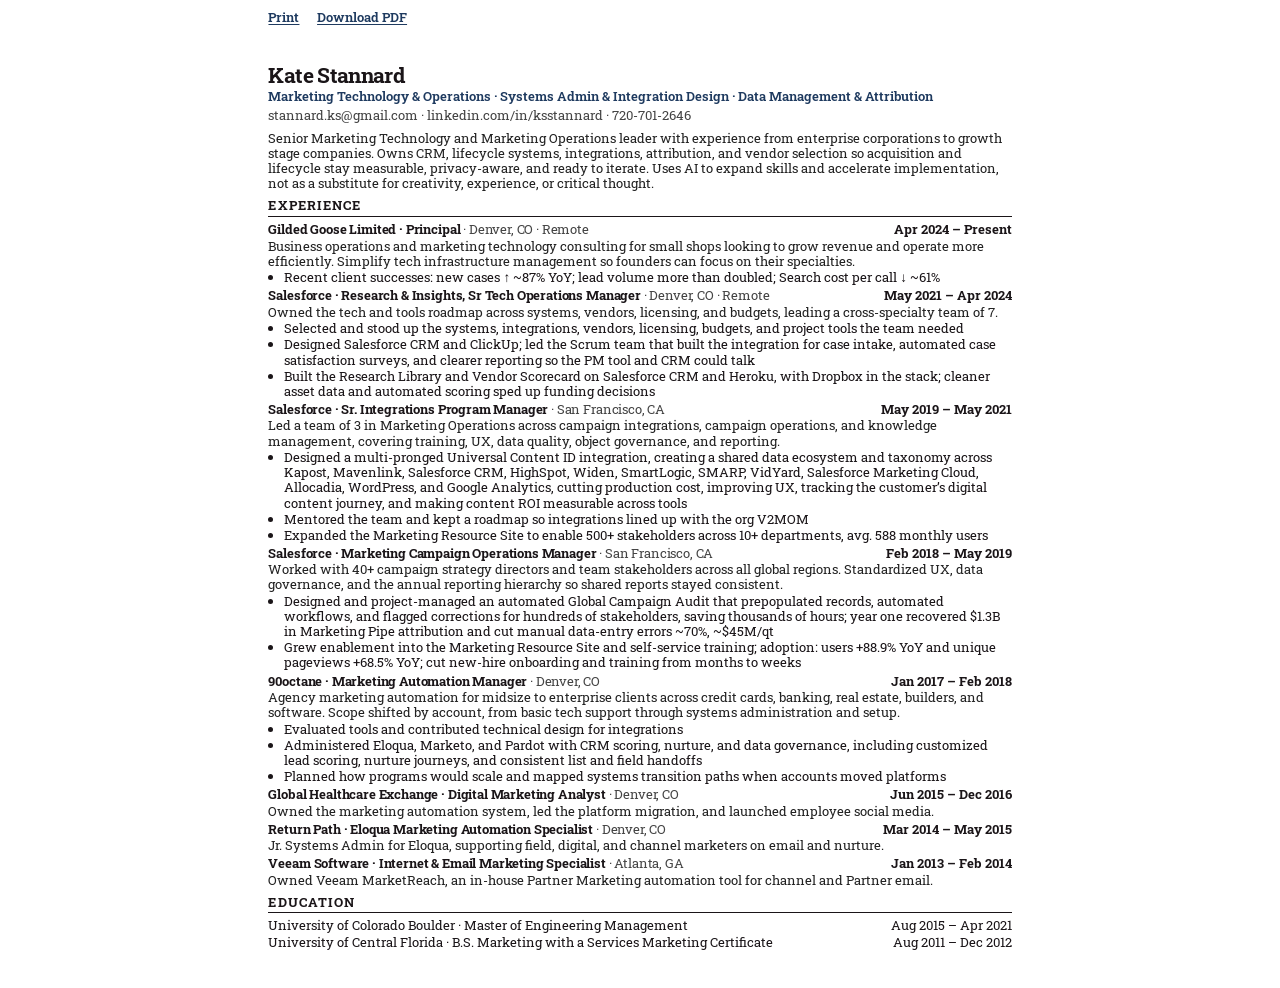
<file: resume-1-page.html>
<!DOCTYPE html>
<html lang="en">
<head>
  <meta charset="utf-8" />
  <meta name="viewport" content="width=device-width, initial-scale=1" />
  <title>Kate Stannard · 1 Page Resume</title>
  <link rel="preconnect" href="https://fonts.googleapis.com" />
  <link rel="preconnect" href="https://fonts.gstatic.com" crossorigin />
  <link href="https://fonts.googleapis.com/css2?family=Roboto+Slab:wght@400;600;700&display=swap" rel="stylesheet" />
  <style>
    @page { margin: 0.38in; size: letter; }
    * { box-sizing: border-box; }
    body {
      margin: 0;
      font: 10pt/1.14 Rockwell, "Rockwell Nova", "Roboto Slab", Georgia, serif;
      color: #1a1518;
      background: #fff;
    }
    .page {
      width: 100%;
      max-width: 8.5in;
      margin: 0 auto;
      padding: 0.38in;
      box-sizing: border-box;
    }
    h1 {
      font-size: 16pt;
      letter-spacing: -0.03em;
      margin: 0 0 0.15rem;
      line-height: 1.05;
    }
    .contact { font-size: 10pt; color: #444; margin-bottom: 0.45rem; }
    .contact a { color: #444; text-decoration: none; }
    .summary {
      font-size: 10pt;
      margin: 0 0 0.45rem;
      color: #222;
      text-wrap: pretty;
    }
    h2 {
      font-size: 10pt;
      text-transform: uppercase;
      letter-spacing: 0.08em;
      border-bottom: 1.25px solid #1a1518;
      margin: 0.45rem 0 0.28rem;
      padding-bottom: 0.12rem;
    }
    h2:first-of-type { margin-top: 0.2rem; }
    .job { margin-bottom: 0.12rem; }
    .job-head {
      display: grid;
      grid-template-columns: minmax(0, 1fr) max-content;
      column-gap: 0.3rem;
      align-items: baseline;
      font-weight: 700;
      font-size: 10pt;
      line-height: 1.2;
    }
    .job-title {
      min-width: 0;
      white-space: nowrap;
      overflow: visible;
      letter-spacing: -0.012em;
    }
    .job-dates {
      white-space: nowrap;
      flex-shrink: 0;
    }
    .job-loc {
      font-weight: 400;
      color: #444;
    }
    .role-blurb {
      margin: 0.1rem 0 0;
      font-size: 10pt;
      line-height: 1.14;
      color: #222;
      text-wrap: pretty;
    }
    .job ul { margin: 0.08rem 0 0; padding-left: 1rem; }
    .job li {
      margin-bottom: 0.05rem;
      font-size: 10pt;
      line-height: 1.14;
      text-wrap: pretty;
    }
    .delta {
      font-family: Rockwell, "Rockwell Nova", "Roboto Slab", Georgia, serif;
      font-size: 10pt;
      line-height: 1;
    }
    .edu-row {
      display: flex;
      justify-content: space-between;
      gap: 0.5rem;
      margin-bottom: 0.1rem;
      font-size: 10pt;
    }
    .toolbar {
      display: flex;
      flex-wrap: wrap;
      gap: 0.75rem 1.1rem;
      align-items: center;
      max-width: 8.5in;
      margin: 0 auto;
      padding: 0.55rem 0.38in 0.1rem;
      font: 10pt/1.3 Rockwell, "Rockwell Nova", "Roboto Slab", Georgia, serif;
    }
    .toolbar button,
    .toolbar a {
      font: inherit;
      font-weight: 600;
      color: #1e3a5f;
      background: none;
      border: none;
      padding: 0;
      cursor: pointer;
      text-decoration: underline;
      text-underline-offset: 0.12em;
    }
    @media print {
      .toolbar { display: none !important; }
      .page { padding: 0; max-width: none; }
      a { color: inherit; }
    }
  </style>
</head>
<body>
  <div class="toolbar" aria-label="Resume actions">
    <button type="button" onclick="window.print()">Print</button>
    <a href="Kate-Stannard-Resume-1-page.pdf" download>Download PDF</a>
  </div>
  <div class="page">
    <h1>Kate Stannard</h1>
    <p class="summary" style="margin:0.15rem 0 0.25rem;font-weight:600;color:#1e3a5f">Marketing Technology &amp; Operations · Systems Admin &amp; Integration Design · Data Management &amp; Attribution</p>
    <div class="contact">
      <a href="mailto:stannard.ks@gmail.com">stannard.ks@gmail.com</a> ·
      <a href="https://www.linkedin.com/in/ksstannard/">linkedin.com/in/ksstannard</a> ·
      720-701-2646
    </div>

    <p class="summary">
      Senior Marketing Technology and Marketing Operations leader with experience from enterprise corporations to growth stage companies. Owns CRM, lifecycle systems, integrations, attribution, and vendor selection so acquisition and lifecycle stay measurable, privacy-aware, and ready to iterate. Uses AI to expand skills and accelerate implementation, not as a substitute for creativity, experience, or critical thought.
    </p>

    <h2>Experience</h2>

    <div class="job">
      <div class="job-head">
        <span class="job-title">Gilded Goose Limited · Principal <span class="job-loc">· Denver, CO · Remote</span></span>
        <span class="job-dates">Apr 2024 – Present</span>
      </div>
      <p class="role-blurb">Business operations and marketing technology consulting for small shops looking to grow revenue and operate more efficiently. Simplify tech infrastructure management so founders can focus on their specialties.</p>
      <ul>
        <li>Recent client successes: new cases <span class="delta">↑</span> ~87% YoY; lead volume more than doubled; Search cost per call <span class="delta">↓</span> ~61%</li>
      </ul>
    </div>

    <div class="job">
      <div class="job-head">
        <span class="job-title">Salesforce · Research &amp; Insights, Sr Tech Operations Manager <span class="job-loc">· Denver, CO · Remote</span></span>
        <span class="job-dates">May 2021 – Apr 2024</span>
      </div>
      <p class="role-blurb">Owned the tech and tools roadmap across systems, vendors, licensing, and budgets, leading a cross-specialty team of 7.</p>
      <ul>
        <li>Selected and stood up the systems, integrations, vendors, licensing, budgets, and project tools the team needed</li>
        <li>Designed Salesforce CRM and ClickUp; led the Scrum team that built the integration for case intake, automated case satisfaction surveys, and clearer reporting so the PM tool and CRM could talk</li>
        <li>Built the Research Library and Vendor Scorecard on Salesforce CRM and Heroku, with Dropbox in the stack; cleaner asset data and automated scoring sped up funding decisions</li>
      </ul>
    </div>

    <div class="job">
      <div class="job-head">
        <span class="job-title">Salesforce · Sr. Integrations Program Manager <span class="job-loc">· San Francisco, CA</span></span>
        <span class="job-dates">May 2019 – May 2021</span>
      </div>
      <p class="role-blurb">Led a team of 3 in Marketing Operations across campaign integrations, campaign operations, and knowledge management, covering training, UX, data quality, object governance, and reporting.</p>
      <ul>
        <li>Designed a multi-pronged Universal Content ID integration, creating a shared data ecosystem and taxonomy across Kapost, Mavenlink, Salesforce CRM, HighSpot, Widen, SmartLogic, SMARP, VidYard, Salesforce Marketing Cloud, Allocadia, WordPress, and Google Analytics, cutting production cost, improving UX, tracking the customer’s digital content journey, and making content ROI measurable across tools</li>
        <li>Mentored the team and kept a roadmap so integrations lined up with the org V2MOM</li>
        <li>Expanded the Marketing Resource Site to enable 500+ stakeholders across 10+ departments, avg. 588 monthly users</li>
      </ul>
    </div>

    <div class="job">
      <div class="job-head">
        <span class="job-title">Salesforce · Marketing Campaign Operations Manager <span class="job-loc">· San Francisco, CA</span></span>
        <span class="job-dates">Feb 2018 – May 2019</span>
      </div>
      <p class="role-blurb">Worked with 40+ campaign strategy directors and team stakeholders across all global regions. Standardized UX, data governance, and the annual reporting hierarchy so shared reports stayed consistent.</p>
      <ul>
        <li>Designed and project-managed an automated Global Campaign Audit that prepopulated records, automated workflows, and flagged corrections for hundreds of stakeholders, saving thousands of hours; year one recovered $1.3B in Marketing Pipe attribution and cut manual data-entry errors ~70%, ~$45M/qt</li>
        <li>Grew enablement into the Marketing Resource Site and self-service training; adoption: users +88.9% YoY and unique pageviews +68.5% YoY; cut new-hire onboarding and training from months to weeks</li>
      </ul>
    </div>

    <div class="job">
      <div class="job-head">
        <span class="job-title">90octane · Marketing Automation Manager <span class="job-loc">· Denver, CO</span></span>
        <span class="job-dates">Jan 2017 – Feb 2018</span>
      </div>
      <p class="role-blurb">Agency marketing automation for midsize to enterprise clients across credit cards, banking, real estate, builders, and software. Scope shifted by account, from basic tech support through systems administration and setup.</p>
      <ul>
        <li>Evaluated tools and contributed technical design for integrations</li>
        <li>Administered Eloqua, Marketo, and Pardot with CRM scoring, nurture, and data governance, including customized lead scoring, nurture journeys, and consistent list and field handoffs</li>
        <li>Planned how programs would scale and mapped systems transition paths when accounts moved platforms</li>
      </ul>
    </div>

    <div class="job">
      <div class="job-head">
        <span class="job-title">Global Healthcare Exchange · Digital Marketing Analyst <span class="job-loc">· Denver, CO</span></span>
        <span class="job-dates">Jun 2015 – Dec 2016</span>
      </div>
      <p class="role-blurb">Owned the marketing automation system, led the platform migration, and launched employee social media.</p>
    </div>

    <div class="job">
      <div class="job-head">
        <span class="job-title">Return Path · Eloqua Marketing Automation Specialist <span class="job-loc">· Denver, CO</span></span>
        <span class="job-dates">Mar 2014 – May 2015</span>
      </div>
      <p class="role-blurb">Jr. Systems Admin for Eloqua, supporting field, digital, and channel marketers on email and nurture.</p>
    </div>

    <div class="job">
      <div class="job-head">
        <span class="job-title">Veeam Software · Internet &amp; Email Marketing Specialist <span class="job-loc">· Atlanta, GA</span></span>
        <span class="job-dates">Jan 2013 – Feb 2014</span>
      </div>
      <p class="role-blurb">Owned Veeam MarketReach, an in-house Partner Marketing automation tool for channel and Partner email.</p>
    </div>

    <h2>Education</h2>
    <div class="edu-row">
      <span>University of Colorado Boulder · Master of Engineering Management</span>
      <span>Aug 2015 – Apr 2021</span>
    </div>
    <div class="edu-row">
      <span>University of Central Florida · B.S. Marketing with a Services Marketing Certificate</span>
      <span>Aug 2011 – Dec 2012</span>
    </div>
  </div>
</body>
</html>
</file>
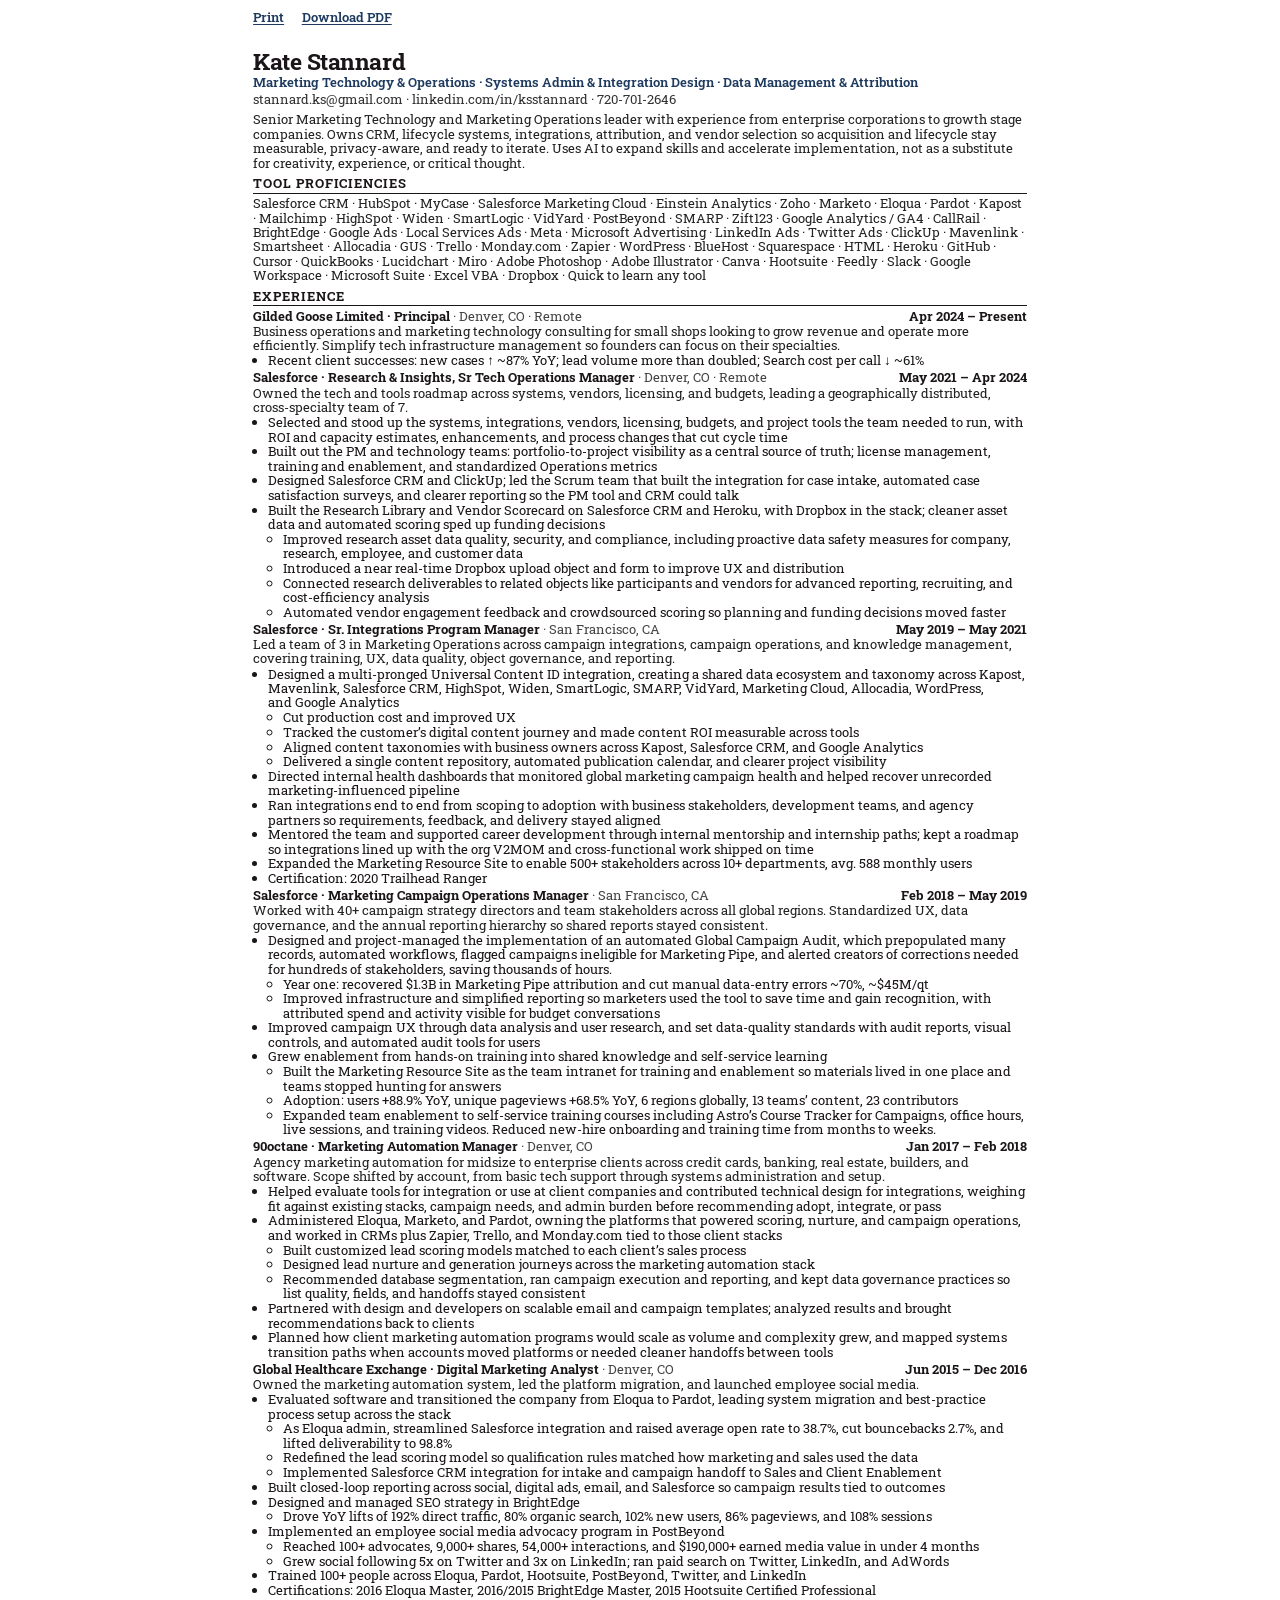
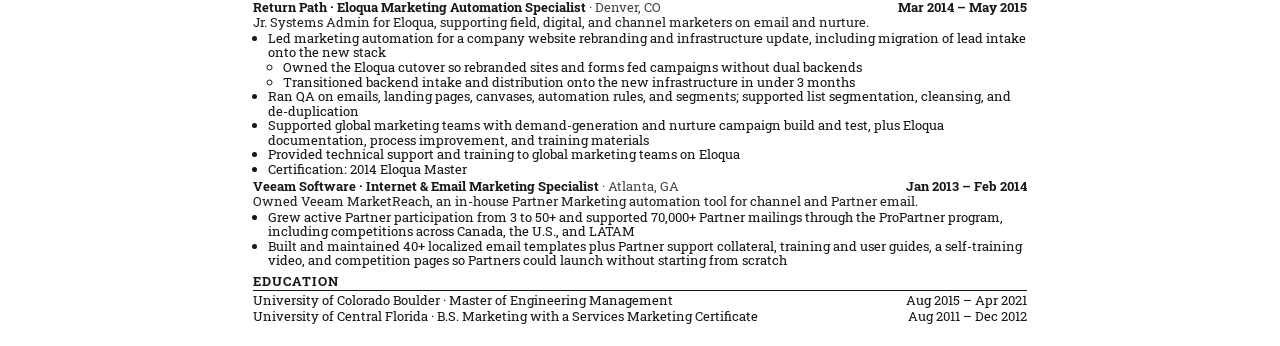
<file: resume-2-page.html>
<!DOCTYPE html>
<html lang="en">
<head>
  <meta charset="utf-8" />
  <meta name="viewport" content="width=device-width, initial-scale=1" />
  <title>Kate Stannard · Printed Resume</title>
  <link rel="preconnect" href="https://fonts.googleapis.com" />
  <link rel="preconnect" href="https://fonts.gstatic.com" crossorigin />
  <link href="https://fonts.googleapis.com/css2?family=Roboto+Slab:wght@400;600;700&display=swap" rel="stylesheet" />
  <style>
    @page { margin: 0.22in; size: letter; }
    * { box-sizing: border-box; }
    body {
      margin: 0;
      font: 10pt/1.08 Rockwell, "Rockwell Nova", "Roboto Slab", Georgia, serif;
      color: #1a1518;
      background: #fff;
    }
    .page { max-width: 8.5in; margin: 0 auto; padding: 0.22in; }
    .toolbar {
      display: flex;
      flex-wrap: wrap;
      gap: 0.75rem 1.1rem;
      align-items: center;
      max-width: 8.5in;
      margin: 0 auto;
      padding: 0.55rem 0.22in 0.1rem;
      font: 10pt/1.3 Rockwell, "Rockwell Nova", "Roboto Slab", Georgia, serif;
    }
    .toolbar button,
    .toolbar a {
      font: inherit;
      font-weight: 600;
      color: #1e3a5f;
      background: none;
      border: none;
      padding: 0;
      cursor: pointer;
      text-decoration: underline;
      text-underline-offset: 0.12em;
    }
    h1 {
      font-size: 17.5pt;
      letter-spacing: -0.02em;
      margin: 0 0 0.1rem;
      line-height: 1.05;
    }
    .headline {
      font-size: 10pt;
      font-weight: 600;
      color: #1e3a5f;
      margin: 0 0 0.2rem;
    }
    .contact { font-size: 10pt; color: #333; margin-bottom: 0.35rem; }
    .contact a { color: #333; text-decoration: none; }
    .summary {
      font-size: 10pt;
      margin: 0 0 0.22rem;
      color: #222;
      text-wrap: pretty;
    }
    h2 {
      font-size: 10pt;
      text-transform: uppercase;
      letter-spacing: 0.07em;
      border-bottom: 1.25px solid #1a1518;
      margin: 0.38rem 0 0.16rem;
      padding-bottom: 0.12rem;
    }
    h2:first-of-type { margin-top: 0.4rem; }
    h3 {
      font-size: 10pt;
      margin: 0.35rem 0 0.1rem;
      font-weight: 700;
    }
    .job { margin-bottom: 0.16rem; }
    .job-head {
      display: flex;
      justify-content: space-between;
      align-items: baseline;
      flex-wrap: nowrap;
      gap: 0.5rem;
      font-weight: 700;
      font-size: 10pt;
    }
    .job-head > span:first-child {
      min-width: 0;
    }
    .job-dates {
      flex: 0 0 auto;
      white-space: nowrap;
    }
    .job-loc { font-weight: 400; color: #444; }
    .role-blurb {
      font-size: 10pt;
      margin: 0.05rem 0 0.06rem;
      color: #222;
      text-wrap: pretty;
    }
    ul { margin: 0.03rem 0 0; padding-left: 0.95rem; }
    li {
      margin-bottom: 0.02rem;
      text-wrap: pretty;
    }
    ul ul { margin-top: 0.03rem; }
    .tools {
      font-size: 10pt;
      color: #222;
      margin: 0;
      text-wrap: pretty;
    }
    .certs { font-size: 10pt; color: #222; margin: 0.18rem 0 0; }
    .edu-row {
      display: flex;
      justify-content: space-between;
      gap: 0.6rem;
      margin-bottom: 0.1rem;
      font-size: 10pt;
    }
    @media print {
      .toolbar { display: none !important; }
      .page { padding: 0; max-width: none; }
      a { color: inherit; }
    }

  </style>
</head>
<body>
  <div class="toolbar" aria-label="Resume actions">
    <button type="button" onclick="window.print()">Print</button>
    <a href="Kate-Stannard-Resume-2-page.pdf" download>Download PDF</a>
  </div>
  <div class="page">
    <h1>Kate Stannard</h1>
    <p class="headline">Marketing Technology &amp; Operations · Systems Admin &amp; Integration Design · Data Management &amp; Attribution</p>
    <div class="contact">
      <a href="mailto:stannard.ks@gmail.com">stannard.ks@gmail.com</a> ·
      <a href="https://www.linkedin.com/in/ksstannard/">linkedin.com/in/ksstannard</a> ·
      720-701-2646
    </div>

    <p class="summary">
      Senior Marketing Technology and Marketing Operations leader with experience from enterprise corporations to growth stage companies. Owns CRM, lifecycle systems, integrations, attribution, and vendor selection so acquisition and lifecycle stay measurable, privacy-aware, and ready to iterate. Uses AI to expand skills and accelerate implementation, not as a substitute for creativity, experience, or critical thought.
    </p>

    <h2>Tool Proficiencies</h2>
    <p class="tools">
      Salesforce CRM · HubSpot · MyCase · Salesforce Marketing Cloud · Einstein Analytics · Zoho · Marketo · Eloqua · Pardot · Kapost · Mailchimp · HighSpot · Widen · SmartLogic · VidYard · PostBeyond · SMARP · Zift123 · Google&nbsp;Analytics / GA4 · CallRail · BrightEdge · Google Ads · Local Services Ads · Meta · Microsoft Advertising · LinkedIn Ads · Twitter Ads · ClickUp · Mavenlink · Smartsheet · Allocadia · GUS · Trello · Monday.com · Zapier · WordPress · BlueHost · Squarespace · HTML · Heroku · GitHub · Cursor · QuickBooks · Lucidchart · Miro · Adobe&nbsp;Photoshop · Adobe Illustrator · Canva · Hootsuite · Feedly · Slack · Google Workspace · Microsoft Suite · Excel VBA · Dropbox · Quick to learn any tool
    </p>

    <h2>Experience</h2>

    <div class="job">
      <div class="job-head">
        <span>Gilded Goose Limited · Principal <span class="job-loc">· Denver, CO · Remote</span></span>
        <span class="job-dates">Apr 2024 – Present</span>
      </div>
      <p class="role-blurb">Business operations and marketing technology consulting for small shops looking to grow revenue and operate more efficiently. Simplify tech infrastructure management so founders can focus on their specialties.</p>
  <ul>
    <li>Recent client successes: new cases ↑ ~87% YoY; lead volume more than doubled; Search cost per call ↓ ~61%</li>
  </ul>
    </div>

    <div class="job">
      <div class="job-head">
        <span>Salesforce · Research &amp; Insights, Sr Tech Operations Manager <span class="job-loc">· Denver, CO · Remote</span></span>
        <span class="job-dates">May 2021 – Apr 2024</span>
      </div>
      <p class="role-blurb">Owned the tech and tools roadmap across systems, vendors, licensing, and budgets, leading a geographically distributed, cross-specialty team of 7.</p>
  <ul>
    <li>Selected and stood up the systems, integrations, vendors, licensing, budgets, and project tools the team needed to run, with ROI and capacity estimates, enhancements, and process changes that cut cycle time</li>
    <li>Built out the PM and technology teams: portfolio-to-project visibility as a central source of truth; license management, training and enablement, and standardized Operations metrics</li>
    <li>Designed Salesforce CRM and ClickUp; led the Scrum team that built the integration for case intake, automated case satisfaction surveys, and clearer reporting so the PM tool and CRM could talk</li>
    <li>Built the Research Library and Vendor Scorecard on Salesforce CRM and Heroku, with Dropbox in the stack; cleaner asset data and automated scoring sped up funding decisions
      <ul>
        <li>Improved research asset data quality, security, and compliance, including proactive data safety measures for company, research, employee, and customer data</li>
        <li>Introduced a near real-time Dropbox upload object and form to improve UX and distribution</li>
        <li>Connected research deliverables to related objects like participants and vendors for advanced reporting, recruiting, and cost-efficiency analysis</li>
        <li>Automated vendor engagement feedback and crowdsourced scoring so planning and funding decisions moved faster</li>
      </ul>
    </li>
  </ul>
    </div>

    <div class="job">
      <div class="job-head">
        <span>Salesforce · Sr. Integrations Program Manager <span class="job-loc">· San Francisco, CA</span></span>
        <span class="job-dates">May 2019 – May 2021</span>
      </div>
      <p class="role-blurb">Led a team of 3 in Marketing Operations across campaign integrations, campaign operations, and knowledge management, covering training, UX, data quality, object governance, and reporting.</p>
  <ul>
    <li>Designed a multi-pronged Universal Content ID integration, creating a shared data ecosystem and taxonomy across Kapost, Mavenlink, Salesforce CRM, HighSpot, Widen, SmartLogic, SMARP, VidYard, Marketing Cloud, Allocadia, WordPress, and Google&nbsp;Analytics
      <ul>
        <li>Cut production cost and improved UX</li>
        <li>Tracked the customer’s digital content journey and made content ROI measurable across tools</li>
        <li>Aligned content taxonomies with business owners across Kapost, Salesforce CRM, and Google Analytics</li>
        <li>Delivered a single content repository, automated publication calendar, and clearer project visibility</li>
      </ul>
    </li>
    <li>Directed internal health dashboards that monitored global marketing campaign health and helped recover unrecorded marketing-influenced pipeline</li>
    <li>Ran integrations end to end from scoping to adoption with business stakeholders, development teams, and agency partners so requirements, feedback, and delivery stayed aligned</li>
    <li>Mentored the team and supported career development through internal mentorship and internship paths; kept a roadmap so integrations lined up with the org V2MOM and cross-functional work shipped on time</li>
    <li>Expanded the Marketing Resource Site to enable 500+ stakeholders across 10+ departments, avg. 588 monthly users</li>
    <li>Certification: 2020 Trailhead Ranger</li>
  </ul>
    </div>

    <div class="job">
      <div class="job-head">
        <span>Salesforce · Marketing Campaign Operations Manager <span class="job-loc">· San Francisco, CA</span></span>
        <span class="job-dates">Feb 2018 – May 2019</span>
      </div>
      <p class="role-blurb">Worked with 40+ campaign strategy directors and team stakeholders across all global regions. Standardized UX, data governance, and the annual reporting hierarchy so shared reports stayed consistent.</p>
  <ul>
    <li>Designed and project-managed the implementation of an automated Global Campaign Audit, which prepopulated many records, automated workflows, flagged campaigns ineligible for Marketing Pipe, and alerted creators of corrections needed for hundreds of stakeholders, saving thousands of hours.
      <ul>
        <li>Year one: recovered $1.3B in Marketing Pipe attribution and cut manual data-entry errors ~70%, ~$45M/qt</li>
        <li>Improved infrastructure and simplified reporting so marketers used the tool to save time and gain recognition, with attributed spend and activity visible for budget conversations</li>
      </ul>
    </li>
    <li>Improved campaign UX through data analysis and user research, and set data-quality standards with audit reports, visual controls, and automated audit tools for users</li>
    <li>Grew enablement from hands-on training into shared knowledge and self-service learning
      <ul>
        <li>Built the Marketing Resource Site as the team intranet for training and enablement so materials lived in one place and teams stopped hunting for answers</li>
        <li>Adoption: users +88.9% YoY, unique pageviews +68.5% YoY, 6 regions globally, 13 teams’ content, 23 contributors</li>
        <li>Expanded team enablement to self-service training courses including Astro’s Course Tracker for Campaigns, office hours, live sessions, and training videos. Reduced new-hire onboarding and training time from months to weeks.</li>
      </ul>
    </li>
  </ul>
    </div>

    <div class="job">
      <div class="job-head">
        <span>90octane · Marketing Automation Manager <span class="job-loc">· Denver, CO</span></span>
        <span class="job-dates">Jan 2017 – Feb 2018</span>
      </div>
      <p class="role-blurb">Agency marketing automation for midsize to enterprise clients across credit cards, banking, real estate, builders, and software. Scope shifted by account, from basic tech support through systems administration and setup.</p>
  <ul>
    <li>Helped evaluate tools for integration or use at client companies and contributed technical design for integrations, weighing fit against existing stacks, campaign needs, and admin burden before recommending adopt, integrate, or pass</li>
    <li>Administered Eloqua, Marketo, and Pardot, owning the platforms that powered scoring, nurture, and campaign operations, and worked in CRMs plus Zapier, Trello, and Monday.com tied to those client stacks
      <ul>
        <li>Built customized lead scoring models matched to each client’s sales process</li>
        <li>Designed lead nurture and generation journeys across the marketing automation stack</li>
        <li>Recommended database segmentation, ran campaign execution and reporting, and kept data governance practices so list quality, fields, and handoffs stayed consistent</li>
      </ul>
    </li>
    <li>Partnered with design and developers on scalable email and campaign templates; analyzed results and brought recommendations back to clients</li>
    <li>Planned how client marketing automation programs would scale as volume and complexity grew, and mapped systems transition paths when accounts moved platforms or needed cleaner handoffs between tools</li>
  </ul>
    </div>

    <div class="job">
      <div class="job-head">
        <span>Global Healthcare Exchange · Digital Marketing Analyst <span class="job-loc">· Denver, CO</span></span>
        <span class="job-dates">Jun 2015 – Dec 2016</span>
      </div>
      <p class="role-blurb">Owned the marketing automation system, led the platform migration, and launched employee social media.</p>
  <ul>
    <li>Evaluated software and transitioned the company from Eloqua to Pardot, leading system migration and best-practice process setup across the stack
      <ul>
        <li>As Eloqua admin, streamlined Salesforce integration and raised average open rate to 38.7%, cut bouncebacks 2.7%, and lifted deliverability to 98.8%</li>
        <li>Redefined the lead scoring model so qualification rules matched how marketing and sales used the data</li>
        <li>Implemented Salesforce CRM integration for intake and campaign handoff to Sales and Client Enablement</li>
      </ul>
    </li>
    <li>Built closed-loop reporting across social, digital ads, email, and Salesforce so campaign results tied to outcomes</li>
    <li>Designed and managed SEO strategy in BrightEdge
      <ul>
        <li>Drove YoY lifts of 192% direct traffic, 80% organic search, 102% new users, 86% pageviews, and 108% sessions</li>
      </ul>
    </li>
    <li>Implemented an employee social media advocacy program in PostBeyond
      <ul>
        <li>Reached 100+ advocates, 9,000+ shares, 54,000+ interactions, and $190,000+ earned media value in under 4 months</li>
        <li>Grew social following 5x on Twitter and 3x on LinkedIn; ran paid search on Twitter, LinkedIn, and AdWords</li>
      </ul>
    </li>
    <li>Trained 100+ people across Eloqua, Pardot, Hootsuite, PostBeyond, Twitter, and LinkedIn</li>
    <li>Certifications: 2016 Eloqua Master, 2016/2015 BrightEdge Master, 2015 Hootsuite Certified Professional</li>
  </ul>
    </div>

    <div class="job">
      <div class="job-head">
        <span>Return Path · Eloqua Marketing Automation Specialist <span class="job-loc">· Denver, CO</span></span>
        <span class="job-dates">Mar 2014 – May 2015</span>
      </div>
      <p class="role-blurb">Jr. Systems Admin for Eloqua, supporting field, digital, and channel marketers on email and nurture.</p>
  <ul>
    <li>Led marketing automation for a company website rebranding and infrastructure update, including migration of lead intake onto the new stack
      <ul>
        <li>Owned the Eloqua cutover so rebranded sites and forms fed campaigns without dual backends</li>
        <li>Transitioned backend intake and distribution onto the new infrastructure in under 3 months</li>
      </ul>
    </li>
    <li>Ran QA on emails, landing pages, canvases, automation rules, and segments; supported list segmentation, cleansing, and de-duplication</li>
    <li>Supported global marketing teams with demand-generation and nurture campaign build and test, plus Eloqua documentation, process improvement, and training materials</li>
    <li>Provided technical support and training to global marketing teams on Eloqua</li>
    <li>Certification: 2014 Eloqua Master</li>
  </ul>
    </div>

    <div class="job">
      <div class="job-head">
        <span>Veeam Software · Internet &amp; Email Marketing Specialist <span class="job-loc">· Atlanta, GA</span></span>
        <span class="job-dates">Jan 2013 – Feb 2014</span>
      </div>
      <p class="role-blurb">Owned Veeam MarketReach, an in-house Partner Marketing automation tool for channel and Partner email.</p>
  <ul>
    <li>Grew active Partner participation from 3 to 50+ and supported 70,000+ Partner mailings through the ProPartner program, including competitions across Canada, the U.S., and LATAM</li>
    <li>Built and maintained 40+ localized email templates plus Partner support collateral, training and user guides, a self-training video, and competition pages so Partners could launch without starting from scratch</li>
  </ul>
    </div>

    <h2>Education</h2>
    <div class="edu-row">
      <span>University of Colorado Boulder · Master of Engineering Management</span>
      <span>Aug 2015 – Apr 2021</span>
    </div>
    <div class="edu-row">
      <span>University of Central Florida · B.S. Marketing with a Services Marketing Certificate</span>
      <span>Aug 2011 – Dec 2012</span>
    </div>
  </div>
</body>
</html>
</file>
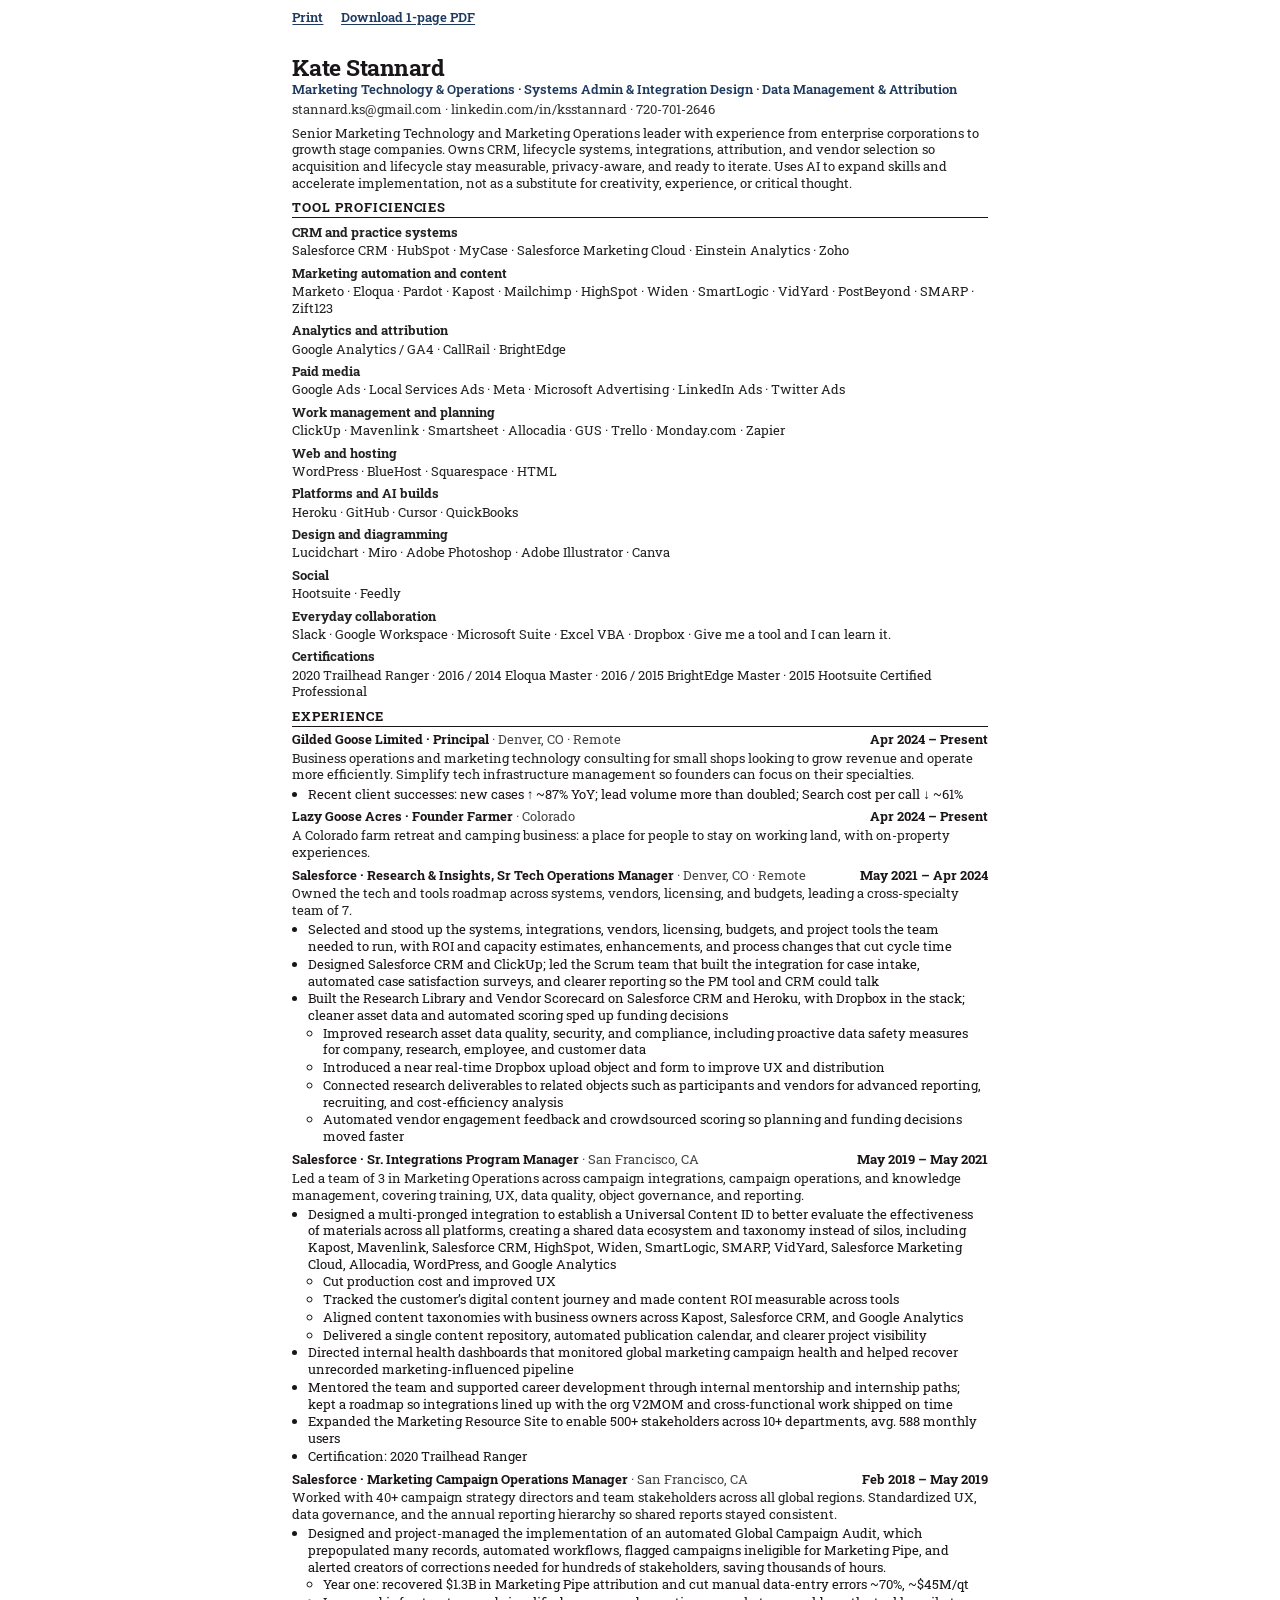
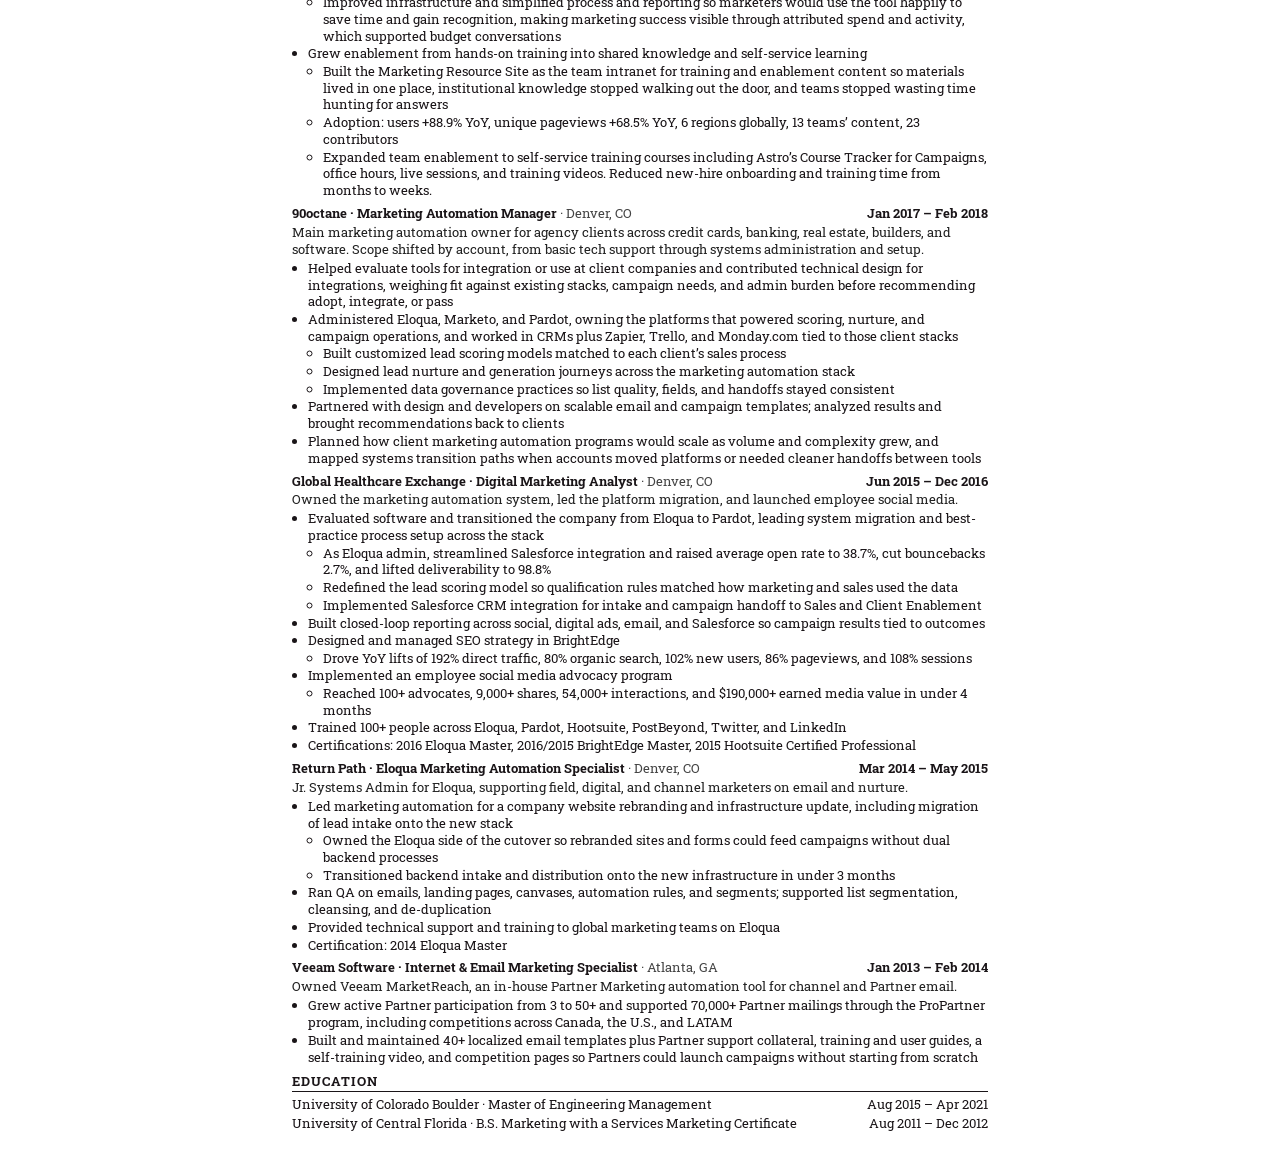
<file: resume.html>
<!DOCTYPE html>
<html lang="en">
<head>
  <meta charset="utf-8" />
  <meta name="viewport" content="width=device-width, initial-scale=1" />
  <title>Kate Stannard · Web Resume</title>
  <link rel="preconnect" href="https://fonts.googleapis.com" />
  <link rel="preconnect" href="https://fonts.gstatic.com" crossorigin />
  <link href="https://fonts.googleapis.com/css2?family=Roboto+Slab:wght@400;600;700&display=swap" rel="stylesheet" />
  <style>
    @page { margin: 0.42in; size: letter; }
    * { box-sizing: border-box; }
    body {
      margin: 0;
      font: 10pt/1.26 Rockwell, "Rockwell Nova", "Roboto Slab", Georgia, serif;
      color: #1a1518;
      background: #fff;
    }
    .page { max-width: 8in; margin: 0 auto; padding: 0.28in 0.38in; }
    h1 {
      font-size: 17.5pt;
      letter-spacing: -0.02em;
      margin: 0 0 0.1rem;
      line-height: 1.05;
    }
    .headline {
      font-size: 10pt;
      font-weight: 600;
      color: #1e3a5f;
      margin: 0 0 0.2rem;
    }
    .contact { font-size: 10pt; color: #333; margin-bottom: 0.4rem; }
    .contact a { color: #333; text-decoration: none; }
    .summary { font-size: 10pt; margin: 0 0 0.4rem; color: #222; }
    h2 {
      font-size: 10pt;
      text-transform: uppercase;
      letter-spacing: 0.07em;
      border-bottom: 1.25px solid #1a1518;
      margin: 0.48rem 0 0.25rem;
      padding-bottom: 0.08rem;
    }
    h3 {
      font-size: 10pt;
      margin: 0.35rem 0 0.1rem;
      font-weight: 700;
    }
    .job { margin-bottom: 0.38rem; }
    .job-head {
      display: flex;
      justify-content: space-between;
      align-items: baseline;
      flex-wrap: nowrap;
      gap: 0.5rem;
      font-weight: 700;
      font-size: 10pt;
    }
    .job-head > span:first-child {
      min-width: 0;
    }
    .job-dates {
      flex: 0 0 auto;
      white-space: nowrap;
    }
    .job-loc { font-weight: 400; color: #444; }
    .role-blurb {
      font-size: 10pt;
      margin: 0.12rem 0 0.15rem;
      color: #222;
    }
    ul { margin: 0.05rem 0 0; padding-left: 0.95rem; }
    li { margin-bottom: 0.06rem; }
    ul ul { margin-top: 0.04rem; }
    .tools { font-size: 10pt; color: #222; margin: 0; }
    .certs { font-size: 10pt; color: #222; margin: 0.25rem 0 0; }
    .edu-row {
      display: flex;
      justify-content: space-between;
      gap: 0.6rem;
      margin-bottom: 0.15rem;
      font-size: 10pt;
    }
    .toolbar {
      display: flex;
      flex-wrap: wrap;
      gap: 0.75rem 1.1rem;
      align-items: center;
      max-width: 8in;
      margin: 0 auto;
      padding: 0.55rem 0.38in 0.15rem;
      font: 10pt/1.3 Rockwell, "Rockwell Nova", "Roboto Slab", Georgia, serif;
    }
    .toolbar button,
    .toolbar a {
      font: inherit;
      font-weight: 600;
      color: #1e3a5f;
      background: none;
      border: none;
      padding: 0;
      cursor: pointer;
      text-decoration: underline;
      text-underline-offset: 0.12em;
    }
    .toolbar a { color: #1e3a5f; }
    @media print {
      .toolbar { display: none !important; }
      .page { padding: 0; max-width: none; }
      a { color: inherit; }
    }

    .tools p { margin: 0 0 0.15rem; }
  </style>
</head>
<body>
  <div class="toolbar" aria-label="Resume actions">
    <button type="button" onclick="window.print()">Print</button>
    <a href="Kate-Stannard-Resume-1-page.pdf" download>Download 1-page PDF</a>
  </div>
  <div class="page">
    <h1>Kate Stannard</h1>
    <p class="headline">Marketing Technology &amp; Operations · Systems Admin &amp; Integration Design · Data Management &amp; Attribution</p>
    <div class="contact">
      <a href="mailto:stannard.ks@gmail.com">stannard.ks@gmail.com</a> ·
      <a href="https://www.linkedin.com/in/ksstannard/">linkedin.com/in/ksstannard</a> ·
      720-701-2646
    </div>

    <p class="summary">
      Senior Marketing Technology and Marketing Operations leader with experience from enterprise corporations to growth stage companies. Owns CRM, lifecycle systems, integrations, attribution, and vendor selection so acquisition and lifecycle stay measurable, privacy-aware, and ready to iterate. Uses AI to expand skills and accelerate implementation, not as a substitute for creativity, experience, or critical thought.
    </p>

    <h2>Tool Proficiencies</h2>
    <div class="tools">
      <h3>CRM and practice systems</h3>
      <p>Salesforce CRM · HubSpot · MyCase · Salesforce Marketing Cloud · Einstein Analytics · Zoho</p>
      <h3>Marketing automation and content</h3>
      <p>Marketo · Eloqua · Pardot · Kapost · Mailchimp · HighSpot · Widen · SmartLogic · VidYard · PostBeyond · SMARP · Zift123</p>
      <h3>Analytics and attribution</h3>
      <p>Google Analytics / GA4 · CallRail · BrightEdge</p>
      <h3>Paid media</h3>
      <p>Google Ads · Local Services Ads · Meta · Microsoft Advertising · LinkedIn Ads · Twitter Ads</p>
      <h3>Work management and planning</h3>
      <p>ClickUp · Mavenlink · Smartsheet · Allocadia · GUS · Trello · Monday.com · Zapier</p>
      <h3>Web and hosting</h3>
      <p>WordPress · BlueHost · Squarespace · HTML</p>
      <h3>Platforms and AI builds</h3>
      <p>Heroku · GitHub · Cursor · QuickBooks</p>
      <h3>Design and diagramming</h3>
      <p>Lucidchart · Miro · Adobe Photoshop · Adobe Illustrator · Canva</p>
      <h3>Social</h3>
      <p>Hootsuite · Feedly</p>
      <h3>Everyday collaboration</h3>
      <p>Slack · Google Workspace · Microsoft Suite · Excel VBA · Dropbox · Give me a tool and I can learn it.</p>
      <h3>Certifications</h3>
      <p>2020 Trailhead Ranger · 2016 / 2014 Eloqua Master · 2016 / 2015 BrightEdge Master · 2015 Hootsuite Certified Professional</p>
    </div>

    <h2>Experience</h2>

    <div class="job">
      <div class="job-head">
        <span>Gilded Goose Limited · Principal <span class="job-loc">· Denver, CO · Remote</span></span>
        <span class="job-dates">Apr 2024 – Present</span>
      </div>
      <p class="role-blurb">Business operations and marketing technology consulting for small shops looking to grow revenue and operate more efficiently. Simplify tech infrastructure management so founders can focus on their specialties.</p>
  <ul>
    <li>Recent client successes: new cases ↑ ~87% YoY; lead volume more than doubled; Search cost per call ↓ ~61%</li>
  </ul>
    </div>

    <div class="job">
      <div class="job-head">
        <span>Lazy Goose Acres · Founder Farmer <span class="job-loc">· Colorado</span></span>
        <span class="job-dates">Apr 2024 – Present</span>
      </div>
      <p class="role-blurb">A Colorado farm retreat and camping business: a place for people to stay on working land, with on-property experiences.</p>

    </div>

    <div class="job">
      <div class="job-head">
        <span>Salesforce · Research &amp; Insights, Sr Tech Operations Manager <span class="job-loc">· Denver, CO · Remote</span></span>
        <span class="job-dates">May 2021 – Apr 2024</span>
      </div>
      <p class="role-blurb">Owned the tech and tools roadmap across systems, vendors, licensing, and budgets, leading a cross-specialty team of 7.</p>
  <ul>
    <li>Selected and stood up the systems, integrations, vendors, licensing, budgets, and project tools the team needed to run, with ROI and capacity estimates, enhancements, and process changes that cut cycle time</li>
    <li>Designed Salesforce CRM and ClickUp; led the Scrum team that built the integration for case intake, automated case satisfaction surveys, and clearer reporting so the PM tool and CRM could talk</li>
    <li>Built the Research Library and Vendor Scorecard on Salesforce CRM and Heroku, with Dropbox in the stack; cleaner asset data and automated scoring sped up funding decisions
      <ul>
        <li>Improved research asset data quality, security, and compliance, including proactive data safety measures for company, research, employee, and customer data</li>
        <li>Introduced a near real-time Dropbox upload object and form to improve UX and distribution</li>
        <li>Connected research deliverables to related objects such as participants and vendors for advanced reporting, recruiting, and cost-efficiency analysis</li>
        <li>Automated vendor engagement feedback and crowdsourced scoring so planning and funding decisions moved faster</li>
      </ul>
    </li>
  </ul>
    </div>

    <div class="job">
      <div class="job-head">
        <span>Salesforce · Sr. Integrations Program Manager <span class="job-loc">· San Francisco, CA</span></span>
        <span class="job-dates">May 2019 – May 2021</span>
      </div>
      <p class="role-blurb">Led a team of 3 in Marketing Operations across campaign integrations, campaign operations, and knowledge management, covering training, UX, data quality, object governance, and reporting.</p>
  <ul>
    <li>Designed a multi-pronged integration to establish a Universal Content ID to better evaluate the effectiveness of materials across all platforms, creating a shared data ecosystem and taxonomy instead of silos, including Kapost, Mavenlink, Salesforce CRM, HighSpot, Widen, SmartLogic, SMARP, VidYard, Salesforce Marketing Cloud, Allocadia, WordPress, and Google Analytics
      <ul>
        <li>Cut production cost and improved UX</li>
        <li>Tracked the customer’s digital content journey and made content ROI measurable across tools</li>
        <li>Aligned content taxonomies with business owners across Kapost, Salesforce CRM, and Google Analytics</li>
        <li>Delivered a single content repository, automated publication calendar, and clearer project visibility</li>
      </ul>
    </li>
    <li>Directed internal health dashboards that monitored global marketing campaign health and helped recover unrecorded marketing-influenced pipeline</li>
    <li>Mentored the team and supported career development through internal mentorship and internship paths; kept a roadmap so integrations lined up with the org V2MOM and cross-functional work shipped on time</li>
    <li>Expanded the Marketing Resource Site to enable 500+ stakeholders across 10+ departments, avg. 588 monthly users</li>
    <li>Certification: 2020 Trailhead Ranger</li>
  </ul>
    </div>

    <div class="job">
      <div class="job-head">
        <span>Salesforce · Marketing Campaign Operations Manager <span class="job-loc">· San Francisco, CA</span></span>
        <span class="job-dates">Feb 2018 – May 2019</span>
      </div>
      <p class="role-blurb">Worked with 40+ campaign strategy directors and team stakeholders across all global regions. Standardized UX, data governance, and the annual reporting hierarchy so shared reports stayed consistent.</p>
  <ul>
    <li>Designed and project-managed the implementation of an automated Global Campaign Audit, which prepopulated many records, automated workflows, flagged campaigns ineligible for Marketing Pipe, and alerted creators of corrections needed for hundreds of stakeholders, saving thousands of hours.
      <ul>
        <li>Year one: recovered $1.3B in Marketing Pipe attribution and cut manual data-entry errors ~70%, ~$45M/qt</li>
        <li>Improved infrastructure and simplified process and reporting so marketers would use the tool happily to save time and gain recognition, making marketing success visible through attributed spend and activity, which supported budget conversations</li>
      </ul>
    </li>
    <li>Grew enablement from hands-on training into shared knowledge and self-service learning
      <ul>
        <li>Built the Marketing Resource Site as the team intranet for training and enablement content so materials lived in one place, institutional knowledge stopped walking out the door, and teams stopped wasting time hunting for answers</li>
        <li>Adoption: users +88.9% YoY, unique pageviews +68.5% YoY, 6 regions globally, 13 teams’ content, 23 contributors</li>
        <li>Expanded team enablement to self-service training courses including Astro’s Course Tracker for Campaigns, office hours, live sessions, and training videos. Reduced new-hire onboarding and training time from months to weeks.</li>
      </ul>
    </li>
  </ul>
    </div>

    <div class="job">
      <div class="job-head">
        <span>90octane · Marketing Automation Manager <span class="job-loc">· Denver, CO</span></span>
        <span class="job-dates">Jan 2017 – Feb 2018</span>
      </div>
      <p class="role-blurb">Main marketing automation owner for agency clients across credit cards, banking, real estate, builders, and software. Scope shifted by account, from basic tech support through systems administration and setup.</p>
  <ul>
    <li>Helped evaluate tools for integration or use at client companies and contributed technical design for integrations, weighing fit against existing stacks, campaign needs, and admin burden before recommending adopt, integrate, or pass</li>
    <li>Administered Eloqua, Marketo, and Pardot, owning the platforms that powered scoring, nurture, and campaign operations, and worked in CRMs plus Zapier, Trello, and Monday.com tied to those client stacks
      <ul>
        <li>Built customized lead scoring models matched to each client’s sales process</li>
        <li>Designed lead nurture and generation journeys across the marketing automation stack</li>
        <li>Implemented data governance practices so list quality, fields, and handoffs stayed consistent</li>
      </ul>
    </li>
    <li>Partnered with design and developers on scalable email and campaign templates; analyzed results and brought recommendations back to clients</li>
    <li>Planned how client marketing automation programs would scale as volume and complexity grew, and mapped systems transition paths when accounts moved platforms or needed cleaner handoffs between tools</li>
  </ul>
    </div>

    <div class="job">
      <div class="job-head">
        <span>Global Healthcare Exchange · Digital Marketing Analyst <span class="job-loc">· Denver, CO</span></span>
        <span class="job-dates">Jun 2015 – Dec 2016</span>
      </div>
      <p class="role-blurb">Owned the marketing automation system, led the platform migration, and launched employee social media.</p>
  <ul>
    <li>Evaluated software and transitioned the company from Eloqua to Pardot, leading system migration and best-practice process setup across the stack
      <ul>
        <li>As Eloqua admin, streamlined Salesforce integration and raised average open rate to 38.7%, cut bouncebacks 2.7%, and lifted deliverability to 98.8%</li>
        <li>Redefined the lead scoring model so qualification rules matched how marketing and sales used the data</li>
        <li>Implemented Salesforce CRM integration for intake and campaign handoff to Sales and Client Enablement</li>
      </ul>
    </li>
    <li>Built closed-loop reporting across social, digital ads, email, and Salesforce so campaign results tied to outcomes</li>
    <li>Designed and managed SEO strategy in BrightEdge
      <ul>
        <li>Drove YoY lifts of 192% direct traffic, 80% organic search, 102% new users, 86% pageviews, and 108% sessions</li>
      </ul>
    </li>
    <li>Implemented an employee social media advocacy program
      <ul>
        <li>Reached 100+ advocates, 9,000+ shares, 54,000+ interactions, and $190,000+ earned media value in under 4 months</li>
      </ul>
    </li>
    <li>Trained 100+ people across Eloqua, Pardot, Hootsuite, PostBeyond, Twitter, and LinkedIn</li>
    <li>Certifications: 2016 Eloqua Master, 2016/2015 BrightEdge Master, 2015 Hootsuite Certified Professional</li>
  </ul>
    </div>

    <div class="job">
      <div class="job-head">
        <span>Return Path · Eloqua Marketing Automation Specialist <span class="job-loc">· Denver, CO</span></span>
        <span class="job-dates">Mar 2014 – May 2015</span>
      </div>
      <p class="role-blurb">Jr. Systems Admin for Eloqua, supporting field, digital, and channel marketers on email and nurture.</p>
  <ul>
    <li>Led marketing automation for a company website rebranding and infrastructure update, including migration of lead intake onto the new stack
      <ul>
        <li>Owned the Eloqua side of the cutover so rebranded sites and forms could feed campaigns without dual backend processes</li>
        <li>Transitioned backend intake and distribution onto the new infrastructure in under 3 months</li>
      </ul>
    </li>
    <li>Ran QA on emails, landing pages, canvases, automation rules, and segments; supported list segmentation, cleansing, and de-duplication</li>
    <li>Provided technical support and training to global marketing teams on Eloqua</li>
    <li>Certification: 2014 Eloqua Master</li>
  </ul>
    </div>

    <div class="job">
      <div class="job-head">
        <span>Veeam Software · Internet &amp; Email Marketing Specialist <span class="job-loc">· Atlanta, GA</span></span>
        <span class="job-dates">Jan 2013 – Feb 2014</span>
      </div>
      <p class="role-blurb">Owned Veeam MarketReach, an in-house Partner Marketing automation tool for channel and Partner email.</p>
  <ul>
    <li>Grew active Partner participation from 3 to 50+ and supported 70,000+ Partner mailings through the ProPartner program, including competitions across Canada, the U.S., and LATAM</li>
    <li>Built and maintained 40+ localized email templates plus Partner support collateral, training and user guides, a self-training video, and competition pages so Partners could launch campaigns without starting from scratch</li>
  </ul>
    </div>

    <h2>Education</h2>
    <div class="edu-row">
      <span>University of Colorado Boulder · Master of Engineering Management</span>
      <span>Aug 2015 – Apr 2021</span>
    </div>
    <div class="edu-row">
      <span>University of Central Florida · B.S. Marketing with a Services Marketing Certificate</span>
      <span>Aug 2011 – Dec 2012</span>
    </div>
  </div>
  <script>
    if (/[?&]print=1(?:&|$)/.test(location.search)) {
      window.addEventListener("load", function () { window.print(); });
    }
  </script>
</body>
</html>
</file>
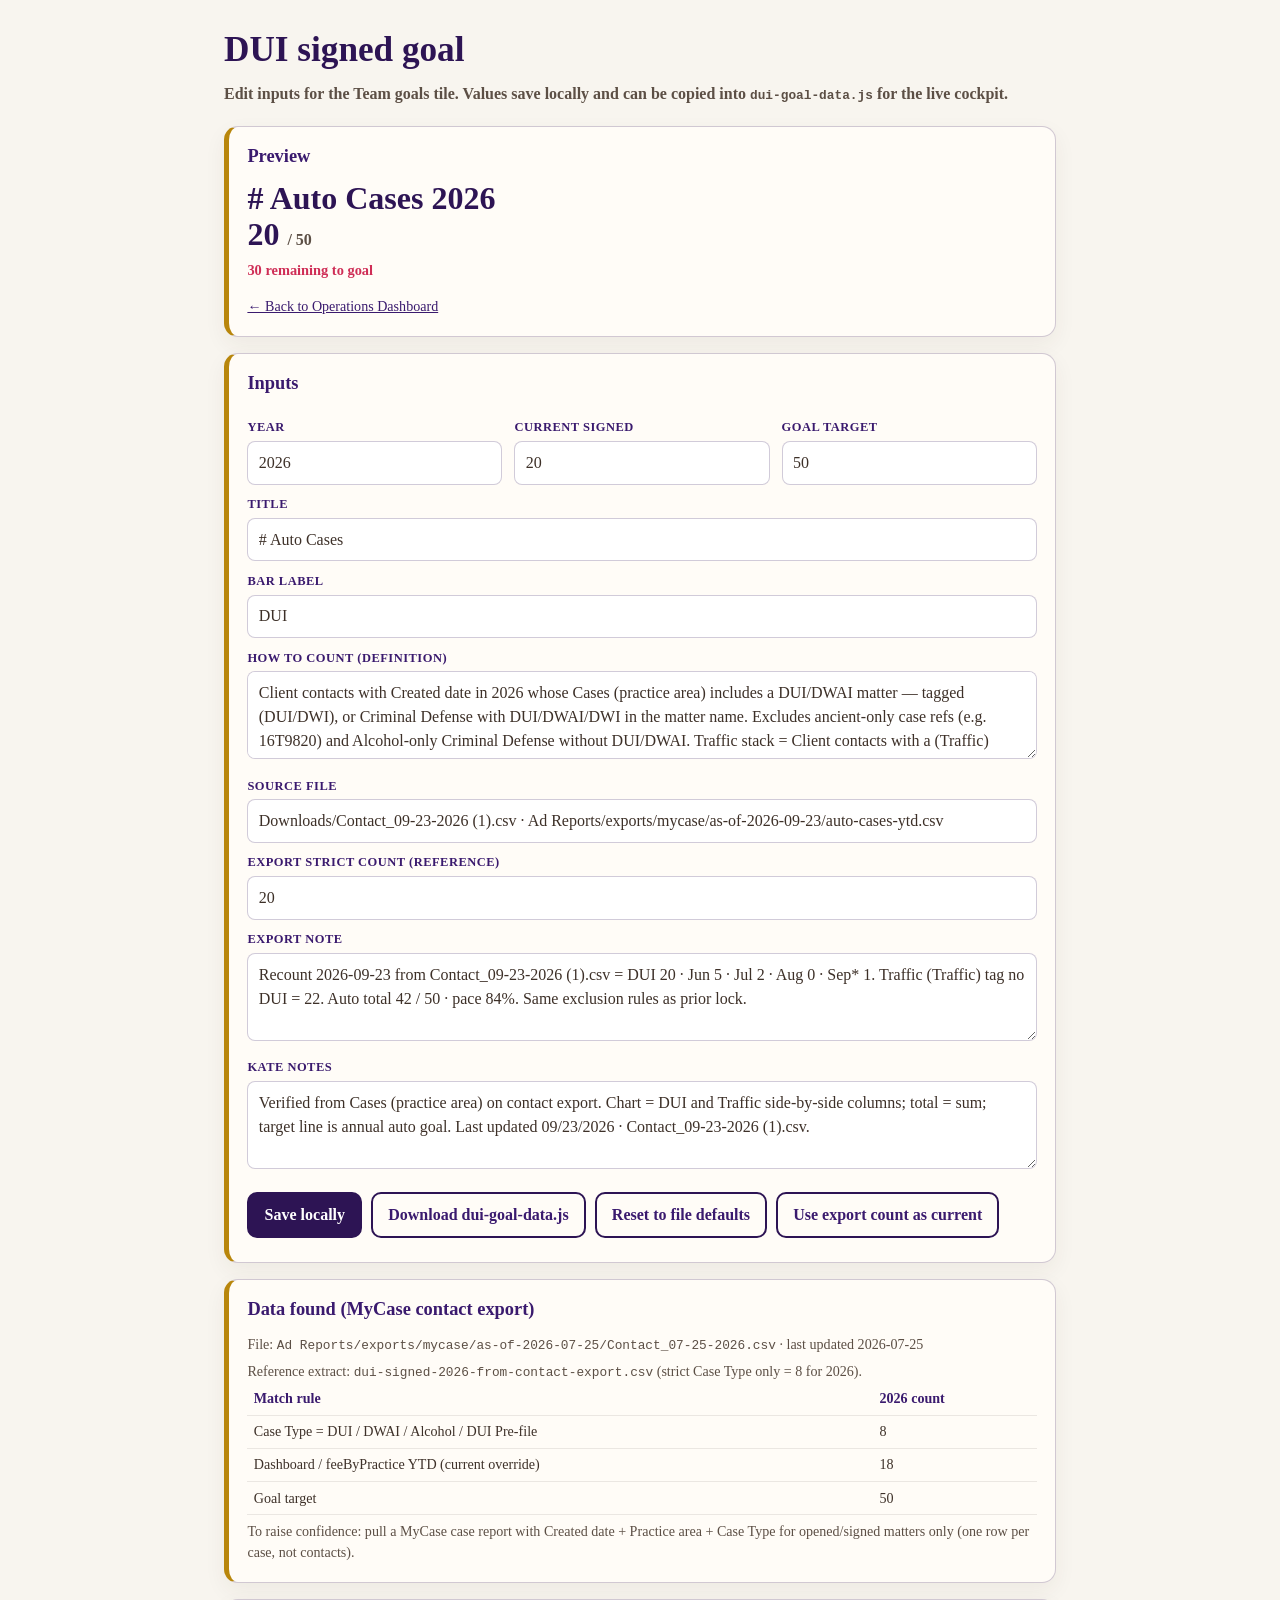
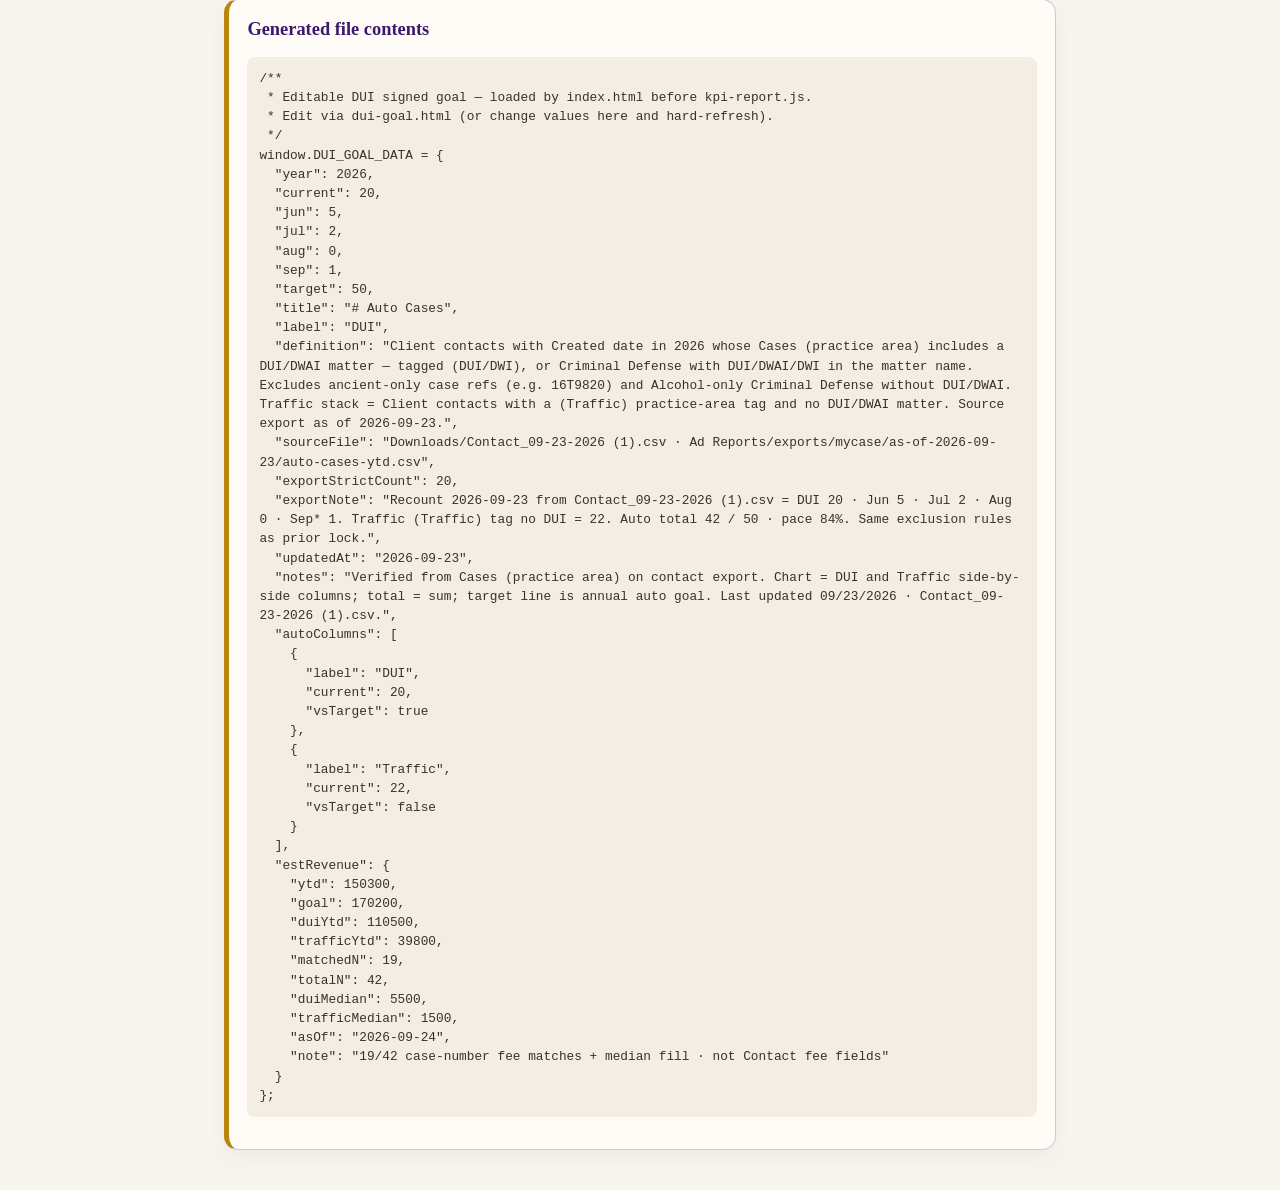
<file: guide/dui-goal.html>
<!DOCTYPE html>
<html lang="en">
<head>
  <meta charset="UTF-8" />
  <meta name="viewport" content="width=device-width, initial-scale=1" />
  <title>DUI signed goal — edit inputs</title>
  <style>
    :root {
      --gg-cream: #f8f5ef;
      --gg-paper: #fffcf7;
      --gg-brown: #3d3028;
      --gg-muted: #5c4f45;
      --gg-royal: #3a1a6e;
      --gg-royal-deep: #2d1454;
      --gg-gold: #b8860b;
      --gg-border: rgba(45, 20, 84, 0.22);
      --gg-positive: #2d5a3d;
      --gg-negative: #cf2d56;
      --font: Georgia, "Times New Roman", Times, serif;
    }
    * { box-sizing: border-box; }
    body {
      margin: 0;
      font-family: var(--font);
      background: var(--gg-cream);
      color: var(--gg-brown);
      line-height: 1.5;
      padding: 1.5rem;
    }
    .wrap { max-width: 52rem; margin: 0 auto; }
    h1 {
      margin: 0 0 0.35rem;
      color: var(--gg-royal-deep);
      font-size: clamp(1.6rem, 4vw, 2.2rem);
    }
    .sub { color: var(--gg-muted); margin: 0 0 1.25rem; font-weight: 600; }
    .card {
      background: var(--gg-paper);
      border: 1px solid var(--gg-border);
      border-left: 5px solid var(--gg-gold);
      border-radius: 14px;
      padding: 1rem 1.15rem 1.2rem;
      margin-bottom: 1rem;
      box-shadow: 0 8px 22px rgba(61, 48, 40, 0.06);
    }
    .card h2 {
      margin: 0 0 0.65rem;
      color: var(--gg-royal);
      font-size: 1.15rem;
    }
    label {
      display: block;
      font-size: 0.78rem;
      font-weight: 800;
      letter-spacing: 0.04em;
      text-transform: uppercase;
      color: var(--gg-royal);
      margin: 0.65rem 0 0.25rem;
    }
    input, textarea {
      width: 100%;
      font: inherit;
      font-size: 1rem;
      padding: 0.55rem 0.65rem;
      border: 1px solid var(--gg-border);
      border-radius: 8px;
      background: #fff;
      color: var(--gg-brown);
    }
    textarea { min-height: 5.5rem; resize: vertical; }
    .row {
      display: grid;
      grid-template-columns: repeat(3, minmax(0, 1fr));
      gap: 0.75rem;
    }
    @media (max-width: 700px) { .row { grid-template-columns: 1fr; } }
    .actions {
      display: flex;
      flex-wrap: wrap;
      gap: 0.55rem;
      margin-top: 1rem;
    }
    button, .btn {
      font: inherit;
      font-weight: 800;
      padding: 0.55rem 0.95rem;
      border-radius: 10px;
      border: 2px solid var(--gg-royal-deep);
      background: var(--gg-royal-deep);
      color: #fff;
      cursor: pointer;
      text-decoration: none;
      display: inline-flex;
      align-items: center;
    }
    button.secondary, .btn.secondary {
      background: var(--gg-paper);
      color: var(--gg-royal);
    }
    button:hover, .btn:hover { filter: brightness(1.05); }
    .preview-metric {
      font-size: 2rem;
      font-weight: 800;
      color: var(--gg-royal-deep);
      line-height: 1.1;
    }
    .preview-metric small { font-size: 1rem; color: var(--gg-muted); }
    .status { font-size: 0.9rem; font-weight: 700; margin-top: 0.5rem; }
    .status.ok { color: var(--gg-positive); }
    .status.warn { color: var(--gg-negative); }
    .hint { font-size: 0.88rem; color: var(--gg-muted); margin: 0.35rem 0 0; }
    code, pre {
      font-family: ui-monospace, SFMono-Regular, Menlo, monospace;
      font-size: 0.8rem;
    }
    pre {
      background: #f3ede4;
      border-radius: 8px;
      padding: 0.75rem;
      overflow: auto;
      white-space: pre-wrap;
    }
    table { width: 100%; border-collapse: collapse; font-size: 0.88rem; }
    th, td { text-align: left; padding: 0.35rem 0.4rem; border-bottom: 1px solid rgba(61,48,40,0.1); }
    th { color: var(--gg-royal); font-weight: 800; }
    a { color: var(--gg-royal); }
  </style>
</head>
<body>
  <div class="wrap">
    <h1>DUI signed goal</h1>
    <p class="sub">Edit inputs for the Team goals tile. Values save locally and can be copied into <code>dui-goal-data.js</code> for the live cockpit.</p>

    <div class="card">
      <h2>Preview</h2>
      <div class="preview-metric" id="preview-title"># DUIs Signed 2026</div>
      <div class="preview-metric" id="preview-val">18 <small>/ 50</small></div>
      <p class="status" id="preview-status"></p>
      <p class="hint"><a href="index.html">← Back to Operations Dashboard</a></p>
    </div>

    <div class="card">
      <h2>Inputs</h2>
      <div class="row">
        <div>
          <label for="year">Year</label>
          <input id="year" type="number" min="2024" max="2035" />
        </div>
        <div>
          <label for="current">Current signed</label>
          <input id="current" type="number" min="0" step="1" />
        </div>
        <div>
          <label for="target">Goal target</label>
          <input id="target" type="number" min="1" step="1" />
        </div>
      </div>
      <label for="title">Title</label>
      <input id="title" type="text" />
      <label for="label">Bar label</label>
      <input id="label" type="text" />
      <label for="definition">How to count (definition)</label>
      <textarea id="definition"></textarea>
      <label for="sourceFile">Source file</label>
      <input id="sourceFile" type="text" />
      <label for="exportStrictCount">Export strict count (reference)</label>
      <input id="exportStrictCount" type="number" min="0" step="1" />
      <label for="exportNote">Export note</label>
      <textarea id="exportNote"></textarea>
      <label for="notes">Kate notes</label>
      <textarea id="notes"></textarea>
      <div class="actions">
        <button type="button" id="btn-save">Save locally</button>
        <button type="button" class="secondary" id="btn-download">Download dui-goal-data.js</button>
        <button type="button" class="secondary" id="btn-reset">Reset to file defaults</button>
        <button type="button" class="secondary" id="btn-use-export">Use export count as current</button>
      </div>
      <p class="hint" id="save-msg"></p>
    </div>

    <div class="card">
      <h2>Data found (MyCase contact export)</h2>
      <p class="hint">File: <code>Ad Reports/exports/mycase/as-of-2026-07-25/Contact_07-25-2026.csv</code> · last updated 2026-07-25</p>
      <p class="hint">Reference extract: <code>dui-signed-2026-from-contact-export.csv</code> (strict Case Type only = 8 for 2026).</p>
      <table>
        <thead><tr><th>Match rule</th><th>2026 count</th></tr></thead>
        <tbody>
          <tr><td>Case Type = DUI / DWAI / Alcohol / DUI Pre-file</td><td>8</td></tr>
          <tr><td>Dashboard / feeByPractice YTD (current override)</td><td>18</td></tr>
          <tr><td>Goal target</td><td>50</td></tr>
        </tbody>
      </table>
      <p class="hint">To raise confidence: pull a MyCase case report with Created date + Practice area + Case Type for opened/signed matters only (one row per case, not contacts).</p>
    </div>

    <div class="card">
      <h2>Generated file contents</h2>
      <pre id="js-out"></pre>
    </div>
  </div>

  <script src="dui-goal-data.js"></script>
  <script>
    const KEY = "pav-dui-goal-data-v1";
    const defaults = () => JSON.parse(JSON.stringify(window.DUI_GOAL_DATA || {
      year: 2026, current: 18, target: 50, label: "Signed", title: "# DUIs Signed",
      definition: "", sourceFile: "", exportStrictCount: 8, exportNote: "", notes: "", updatedAt: ""
    }));

    const fields = ["year","current","target","title","label","definition","sourceFile","exportStrictCount","exportNote","notes"];

    function readForm() {
      const d = defaults();
      d.year = Number(document.getElementById("year").value) || d.year;
      d.current = Number(document.getElementById("current").value) || 0;
      d.target = Number(document.getElementById("target").value) || 1;
      d.title = document.getElementById("title").value.trim() || d.title;
      d.label = document.getElementById("label").value.trim() || d.label;
      d.definition = document.getElementById("definition").value.trim();
      d.sourceFile = document.getElementById("sourceFile").value.trim();
      d.exportStrictCount = Number(document.getElementById("exportStrictCount").value) || 0;
      d.exportNote = document.getElementById("exportNote").value.trim();
      d.notes = document.getElementById("notes").value.trim();
      d.updatedAt = new Date().toISOString().slice(0, 10);
      return d;
    }

    function fillForm(d) {
      fields.forEach(id => {
        const el = document.getElementById(id);
        if (el) el.value = d[id] != null ? d[id] : "";
      });
      render(d);
    }

    function toJsFile(d) {
      return `/**\n * Editable DUI signed goal — loaded by index.html before kpi-report.js.\n * Edit via dui-goal.html (or change values here and hard-refresh).\n */\nwindow.DUI_GOAL_DATA = ${JSON.stringify(d, null, 2)};\n`;
    }

    function render(d) {
      document.getElementById("preview-title").textContent = `${d.title} ${d.year}`;
      document.getElementById("preview-val").innerHTML = `${d.current} <small>/ ${d.target}</small>`;
      const st = document.getElementById("preview-status");
      if (d.current >= d.target) {
        st.className = "status ok";
        st.textContent = "Target reached";
      } else {
        st.className = "status warn";
        st.textContent = `${d.target - d.current} remaining to goal`;
      }
      document.getElementById("js-out").textContent = toJsFile(d);
    }

    function load() {
      let d = defaults();
      try {
        const saved = localStorage.getItem(KEY);
        if (saved) d = { ...d, ...JSON.parse(saved) };
      } catch (e) {}
      fillForm(d);
    }

    document.getElementById("btn-save").addEventListener("click", () => {
      const d = readForm();
      localStorage.setItem(KEY, JSON.stringify(d));
      render(d);
      document.getElementById("save-msg").textContent = "Saved in this browser. Download dui-goal-data.js and replace the file in project-picker to update the dashboard.";
    });

    document.getElementById("btn-download").addEventListener("click", () => {
      const d = readForm();
      const blob = new Blob([toJsFile(d)], { type: "text/javascript;charset=utf-8" });
      const a = document.createElement("a");
      a.href = URL.createObjectURL(blob);
      a.download = "dui-goal-data.js";
      a.click();
      URL.revokeObjectURL(a.href);
      document.getElementById("save-msg").textContent = "Downloaded. Replace gilded-goose/clients/portfolio/gilbert-guide-sample/dui-goal-data.js then hard-refresh the dashboard.";
    });

    document.getElementById("btn-reset").addEventListener("click", () => {
      localStorage.removeItem(KEY);
      fillForm(defaults());
      document.getElementById("save-msg").textContent = "Reset to dui-goal-data.js defaults.";
    });

    document.getElementById("btn-use-export").addEventListener("click", () => {
      const n = Number(document.getElementById("exportStrictCount").value) || 0;
      document.getElementById("current").value = String(n);
      render(readForm());
      document.getElementById("save-msg").textContent = `Current set to export strict count (${n}). Save / download when ready.`;
    });

    fields.forEach(id => {
      document.getElementById(id)?.addEventListener("input", () => render(readForm()));
    });

    load();
  </script>
</body>
</html>
</file>
